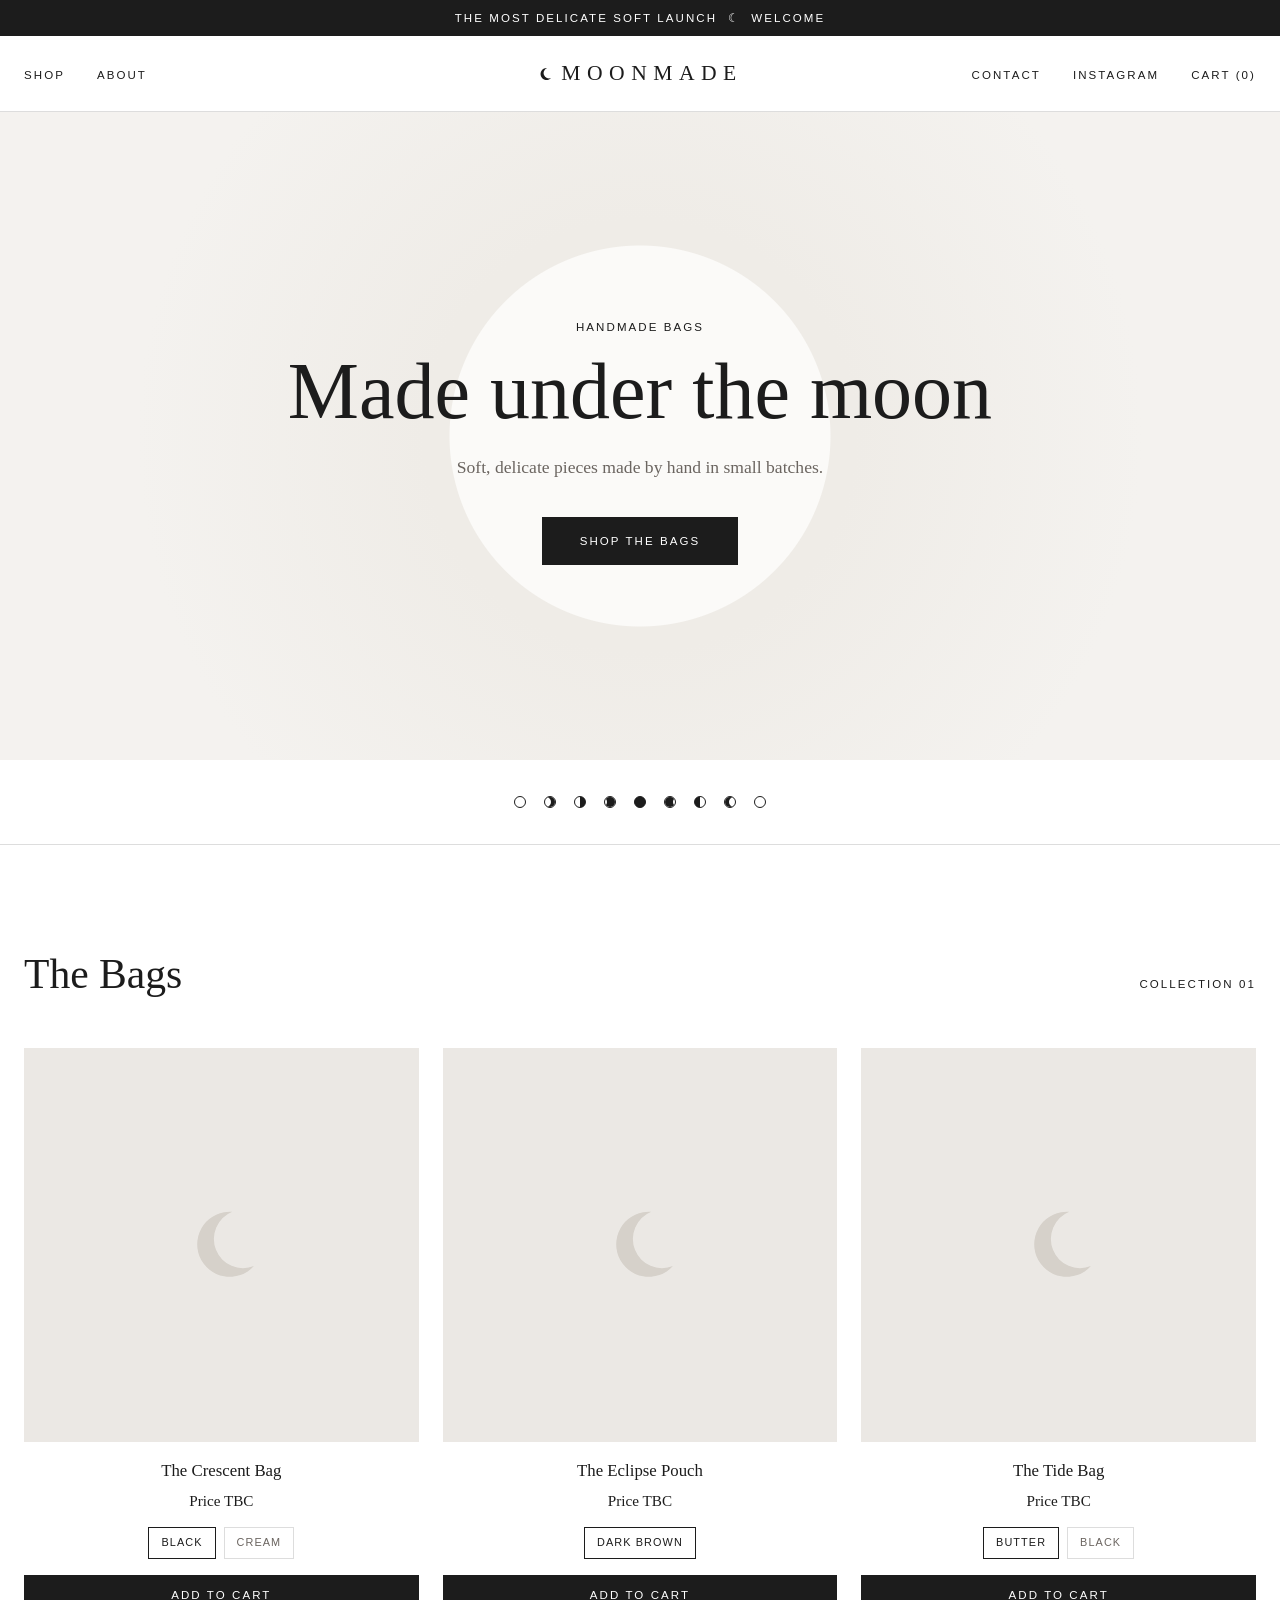
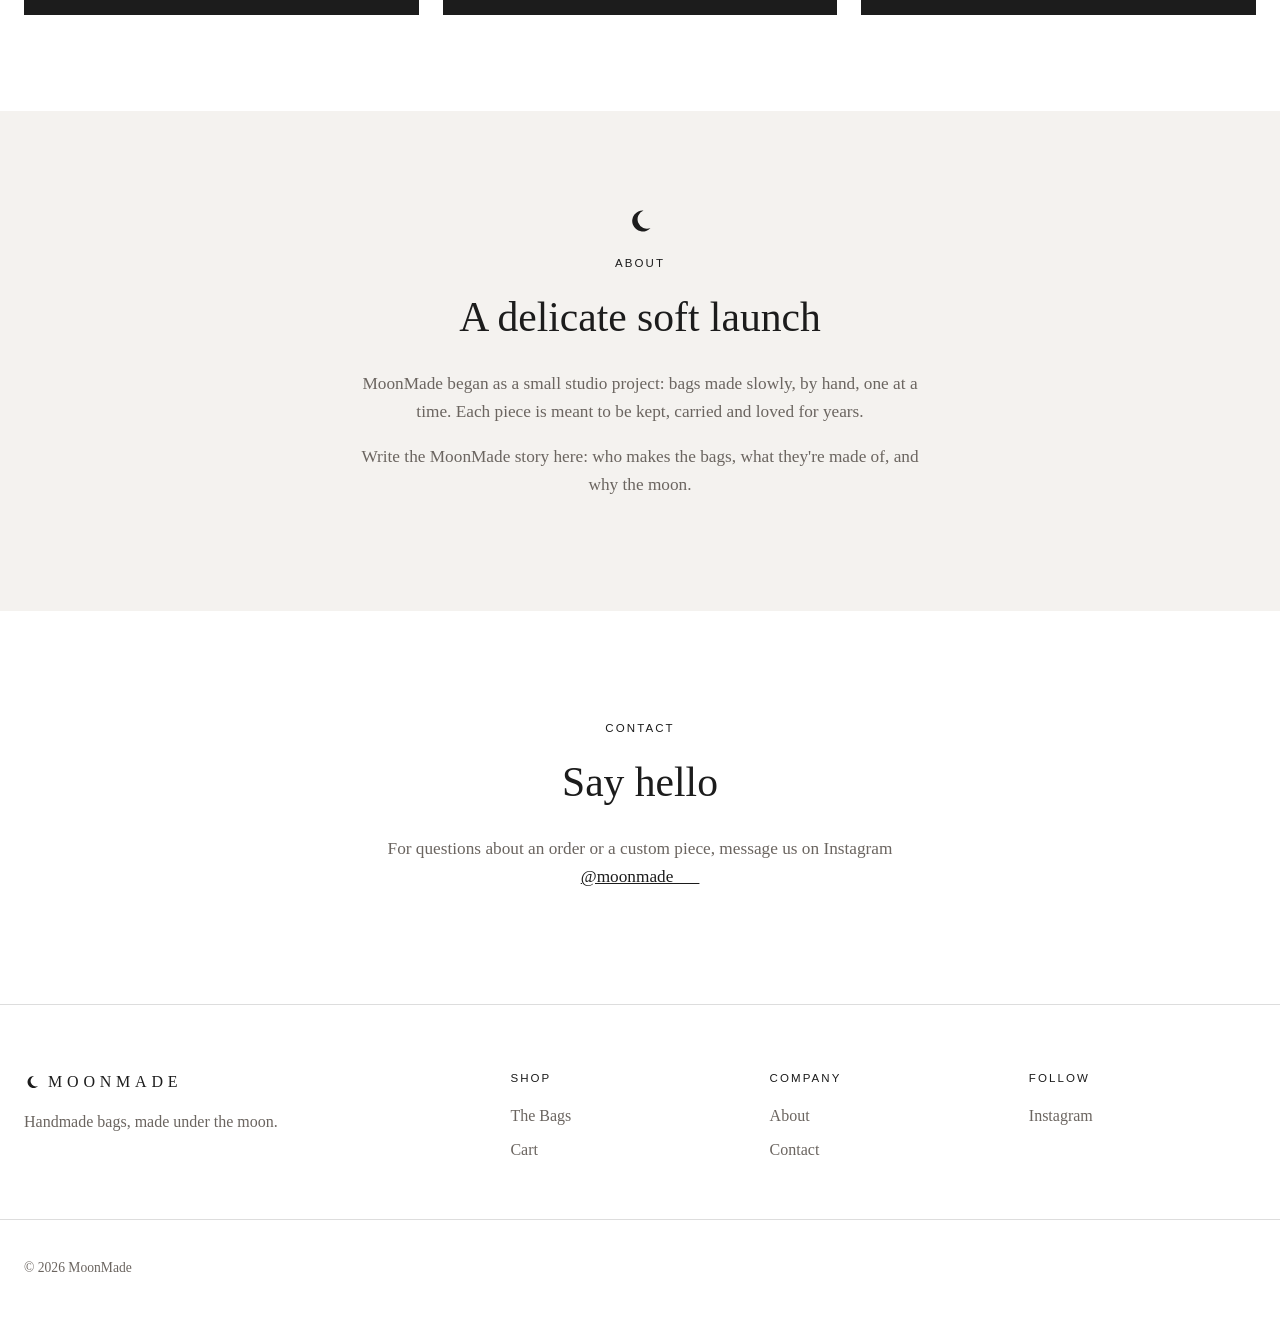
<file: index.html>
<!DOCTYPE html>
<html lang="en">
<head>
  <meta charset="UTF-8">
  <meta name="viewport" content="width=device-width, initial-scale=1.0">
  <title>MoonMade</title>
  <meta name="description" content="MoonMade — handmade bags. The most delicate soft launch.">
  <link rel="icon" href="data:image/svg+xml,<svg xmlns='http://www.w3.org/2000/svg' viewBox='0 0 32 32'><path d='M20 4a12 12 0 1 0 8 20A10 10 0 0 1 20 4z' fill='%231c1c1c'/></svg>">
  <link rel="stylesheet" href="style.css">
</head>
<body>
  <!-- Reusable crescent moon shape -->
  <svg width="0" height="0" style="position:absolute" aria-hidden="true">
    <symbol id="moon" viewBox="0 0 32 32"><path d="M20 4a12 12 0 1 0 8 20A10 10 0 0 1 20 4z"/></symbol>
  </svg>

  <div class="announcement">The most delicate soft launch &nbsp;☾&nbsp; Welcome</div>

  <header class="site-header">
    <div class="container nav">
      <nav class="nav-left">
        <a href="#shop">Shop</a>
        <a href="#about">About</a>
      </nav>
      <a href="#" class="logo" aria-label="MoonMade home">
        <svg class="logo-moon"><use href="#moon"/></svg>MOONMADE
      </a>
      <nav class="nav-right">
        <a href="#contact">Contact</a>
        <a href="https://www.instagram.com/moonmade___/" target="_blank" rel="noopener">Instagram</a>
        <a href="#" class="cart-link" data-cart-open>Cart (<span data-cart-count>0</span>)</a>
      </nav>
    </div>
  </header>

  <main>
    <section class="hero">
      <div class="hero-inner">
        <p class="eyebrow">Handmade bags</p>
        <h1>Made under the moon</h1>
        <p class="hero-text">Soft, delicate pieces made by hand in small batches.</p>
        <a href="#shop" class="button">Shop the bags</a>
      </div>
    </section>

    <!-- Moon phase divider -->
    <div class="phases" aria-hidden="true">
      <span class="phase p-new"></span>
      <span class="phase p-crescent"></span>
      <span class="phase p-half"></span>
      <span class="phase p-gibbous"></span>
      <span class="phase p-full"></span>
      <span class="phase p-gibbous r"></span>
      <span class="phase p-half r"></span>
      <span class="phase p-crescent r"></span>
      <span class="phase p-new"></span>
    </div>

    <section id="shop" class="section">
      <div class="container">
        <div class="section-head">
          <h2>The Bags</h2>
          <p class="eyebrow">Collection 01</p>
        </div>

        <!-- The bags are listed in products.js -->
        <div class="products" id="product-grid"></div>
      </div>
    </section>

    <section id="about" class="section alt">
      <div class="container about">
        <svg class="about-moon"><use href="#moon"/></svg>
        <p class="eyebrow">About</p>
        <h2>A delicate soft launch</h2>
        <p>MoonMade began as a small studio project: bags made slowly, by hand, one at a time. Each piece is meant to be kept, carried and loved for years.</p>
        <p>Write the MoonMade story here: who makes the bags, what they're made of, and why the moon.</p>
      </div>
    </section>

    <section id="contact" class="section">
      <div class="container contact">
        <p class="eyebrow">Contact</p>
        <h2>Say hello</h2>
        <p>For questions about an order or a custom piece, message us on Instagram<br>
          <a href="https://www.instagram.com/moonmade___/" target="_blank" rel="noopener">@moonmade___</a></p>
      </div>
    </section>
  </main>

  <footer class="site-footer">
    <div class="container footer-grid">
      <div>
        <a href="#" class="logo small"><svg class="logo-moon"><use href="#moon"/></svg>MOONMADE</a>
        <p class="footer-text">Handmade bags, made under the moon.</p>
      </div>
      <div>
        <h4>Shop</h4>
        <a href="#shop">The Bags</a>
        <a href="#" data-cart-open>Cart</a>
      </div>
      <div>
        <h4>Company</h4>
        <a href="#about">About</a>
        <a href="#contact">Contact</a>
      </div>
      <div>
        <h4>Follow</h4>
        <a href="https://www.instagram.com/moonmade___/" target="_blank" rel="noopener">Instagram</a>
      </div>
    </div>
    <div class="container footer-bottom">
      <p>&copy; <span id="year"></span> MoonMade</p>
    </div>
  </footer>

  <script src="products.js"></script>
  <script src="cart.js"></script>
  <script>document.getElementById('year').textContent = new Date().getFullYear();</script>
</body>
</html>
</file>
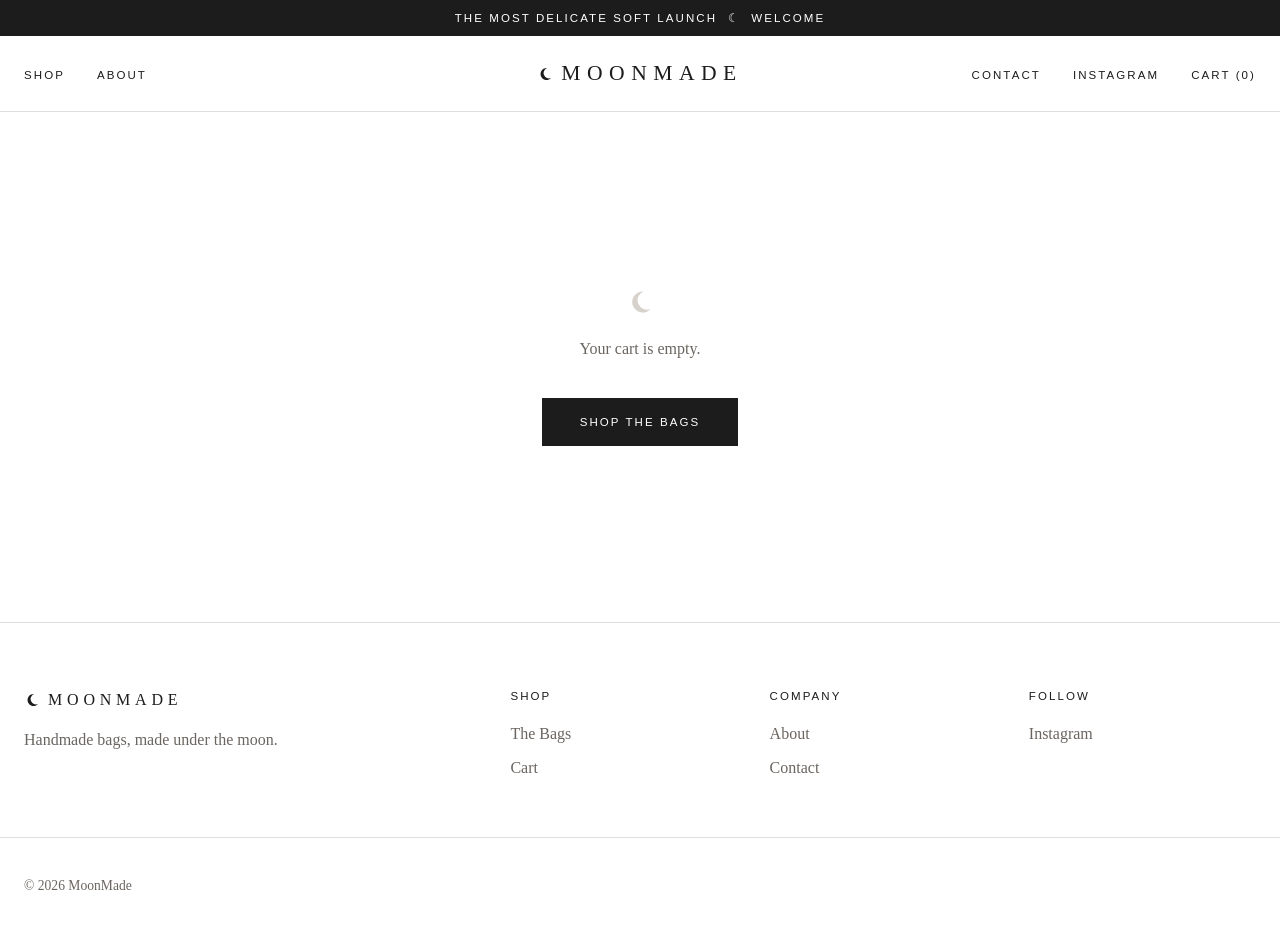
<file: checkout.html>
<!DOCTYPE html>
<html lang="en">
<head>
  <meta charset="UTF-8">
  <meta name="viewport" content="width=device-width, initial-scale=1.0">
  <title>Checkout — MoonMade</title>
  <meta name="description" content="Checkout — MoonMade handmade bags.">
  <link rel="icon" href="data:image/svg+xml,<svg xmlns='http://www.w3.org/2000/svg' viewBox='0 0 32 32'><path d='M20 4a12 12 0 1 0 8 20A10 10 0 0 1 20 4z' fill='%231c1c1c'/></svg>">
  <link rel="stylesheet" href="style.css">
</head>
<body>
  <!-- Reusable crescent moon shape -->
  <svg width="0" height="0" style="position:absolute" aria-hidden="true">
    <symbol id="moon" viewBox="0 0 32 32"><path d="M20 4a12 12 0 1 0 8 20A10 10 0 0 1 20 4z"/></symbol>
  </svg>

  <div class="announcement">The most delicate soft launch &nbsp;☾&nbsp; Welcome</div>

  <header class="site-header">
    <div class="container nav">
      <nav class="nav-left">
        <a href="index.html#shop">Shop</a>
        <a href="index.html#about">About</a>
      </nav>
      <a href="index.html" class="logo" aria-label="MoonMade home">
        <svg class="logo-moon"><use href="#moon"/></svg>MOONMADE
      </a>
      <nav class="nav-right">
        <a href="index.html#contact">Contact</a>
        <a href="https://www.instagram.com/moonmade___/" target="_blank" rel="noopener">Instagram</a>
        <a href="#" class="cart-link" data-cart-open>Cart (<span data-cart-count>0</span>)</a>
      </nav>
    </div>
  </header>

  <main>
    <section class="section">
      <div class="container checkout">
        <div class="order-head">
          <p class="eyebrow">Checkout</p>
          <h2>Complete your order</h2>
          <p class="order-intro">Once we receive your order we'll email you to confirm the details and arrange payment. Nothing is charged today.</p>
        </div>

        <div id="checkout-empty" class="cart-empty page" hidden>
          <svg><use href="#moon"/></svg>
          <p>Your cart is empty.</p>
          <a href="index.html#shop" class="button">Shop the bags</a>
        </div>

        <div class="checkout-grid" id="checkout-grid">
          <form id="order-form" class="order-form" novalidate>
            <fieldset>
              <legend>Your details</legend>
              <div class="field-row">
                <label class="field">
                  <span>Full name</span>
                  <input type="text" name="name" autocomplete="name" required>
                </label>
                <label class="field">
                  <span>Email</span>
                  <input type="email" name="email" autocomplete="email" required>
                </label>
              </div>
              <label class="field">
                <span>Phone <em>(optional)</em></span>
                <input type="tel" name="phone" autocomplete="tel">
              </label>
            </fieldset>

            <fieldset>
              <legend>Delivery</legend>
              <div class="choice-row">
                <label class="choice">
                  <input type="radio" name="delivery" value="Ship to me" checked>
                  <span>Ship to me</span>
                </label>
                <label class="choice">
                  <input type="radio" name="delivery" value="Local pickup">
                  <span>Local pickup</span>
                </label>
              </div>

              <div id="address-fields">
                <label class="field">
                  <span>Street address</span>
                  <input type="text" name="address" autocomplete="street-address" required>
                </label>
                <div class="field-row three">
                  <label class="field">
                    <span>City</span>
                    <input type="text" name="city" autocomplete="address-level2" required>
                  </label>
                  <label class="field">
                    <span>Province / State</span>
                    <input type="text" name="region" autocomplete="address-level1" required>
                  </label>
                  <label class="field">
                    <span>Postal code</span>
                    <input type="text" name="postal" autocomplete="postal-code" required>
                  </label>
                </div>
                <label class="field">
                  <span>Country</span>
                  <input type="text" name="country" autocomplete="country-name" value="Canada" required>
                </label>
              </div>
            </fieldset>

            <fieldset>
              <legend>Anything else?</legend>
              <label class="field">
                <span>Notes <em>(optional)</em></span>
                <textarea name="notes" rows="4" placeholder="Gift message, custom requests, questions…"></textarea>
              </label>
            </fieldset>

            <!-- Spam trap: hidden from people, bots fill it in -->
            <input type="text" name="_honey" class="honey" tabindex="-1" autocomplete="off" aria-hidden="true">

            <p id="form-error" class="form-error" role="alert" hidden></p>

            <button type="submit" class="button" id="submit-btn">Place order</button>
          </form>

          <aside class="order-summary" aria-label="Order summary">
            <p class="eyebrow">Order summary</p>
            <div id="summary-lines"></div>
            <div class="subtotal"><span class="eyebrow">Subtotal</span><span id="summary-subtotal"></span></div>
            <p class="drawer-note">Shipping is calculated and confirmed by email.</p>
            <button type="button" class="link-btn" data-cart-open>Edit cart</button>
          </aside>
        </div>

        <div id="order-success" class="order-success" hidden>
          <svg class="about-moon"><use href="#moon"/></svg>
          <h2>Thank you</h2>
          <p>Your order <strong id="order-ref"></strong> has been sent. We'll email you at <strong id="order-email"></strong> shortly to confirm and arrange payment.</p>
          <a href="index.html" class="button">Back to MoonMade</a>
        </div>
      </div>
    </section>
  </main>

  <footer class="site-footer">
    <div class="container footer-grid">
      <div>
        <a href="index.html" class="logo small"><svg class="logo-moon"><use href="#moon"/></svg>MOONMADE</a>
        <p class="footer-text">Handmade bags, made under the moon.</p>
      </div>
      <div>
        <h4>Shop</h4>
        <a href="index.html#shop">The Bags</a>
        <a href="#" data-cart-open>Cart</a>
      </div>
      <div>
        <h4>Company</h4>
        <a href="index.html#about">About</a>
        <a href="index.html#contact">Contact</a>
      </div>
      <div>
        <h4>Follow</h4>
        <a href="https://www.instagram.com/moonmade___/" target="_blank" rel="noopener">Instagram</a>
      </div>
    </div>
    <div class="container footer-bottom">
      <p>&copy; <span id="year"></span> MoonMade</p>
    </div>
  </footer>

  <script src="products.js"></script>
  <script src="cart.js"></script>
  <script>
    document.getElementById('year').textContent = new Date().getFullYear();

    const form = document.getElementById('order-form');
    const addressFields = document.getElementById('address-fields');
    const errorEl = document.getElementById('form-error');
    const submitBtn = document.getElementById('submit-btn');
    let orderPlaced = false;

    // ---- Order summary (follows the cart) ----
    function renderSummary() {
      if (orderPlaced) return;
      const empty = Cart.count() === 0;
      document.getElementById('checkout-empty').hidden = !empty;
      document.getElementById('checkout-grid').hidden = empty;
      document.querySelector('.order-head').hidden = empty;
      if (empty) return;

      document.getElementById('summary-lines').innerHTML = Cart.lines().map(line => `
        <div class="summary-line">
          <div class="summary-thumb">
            ${Cart.productImage(line.product, 'cart-thumb')}
            <span class="badge">${line.qty}</span>
          </div>
          <div>
            <p class="cart-line-name">${Cart.escape(line.product.name)}</p>
            <p class="variant">${Cart.escape(line.colour)}</p>
          </div>
          <p>${line.product.price > 0 ? Cart.formatPrice(line.product.price * line.qty) : 'TBC'}</p>
        </div>`).join('');
      document.getElementById('summary-subtotal').textContent = Cart.subtotalText();
    }
    document.addEventListener('cart:change', renderSummary);

    // ---- Delivery ----
    function updateDelivery() {
      const shipping = form.delivery.value === 'Ship to me';
      addressFields.hidden = !shipping;
      for (const input of addressFields.querySelectorAll('input')) input.required = shipping;
    }
    form.addEventListener('change', e => { if (e.target.name === 'delivery') updateDelivery(); });
    updateDelivery();

    // ---- Sending the order ----
    function showError(message) {
      errorEl.innerHTML = message;
      errorEl.hidden = false;
    }

    form.addEventListener('submit', async e => {
      e.preventDefault();
      errorEl.hidden = true;
      form.classList.add('submitted');

      if (!form.checkValidity()) {
        showError('Please fill in the highlighted fields.');
        form.querySelector(':invalid').focus();
        return;
      }
      if (form._honey.value) return; // bot
      if (Cart.count() === 0) return;

      if (!ORDER_EMAIL) {
        showError('Online ordering isn\'t switched on yet. Please message us on <a href="https://www.instagram.com/moonmade___/" target="_blank" rel="noopener">Instagram</a> to order.');
        return;
      }

      const ref = 'MM-' + Date.now().toString(36).toUpperCase().slice(-6);
      const data = Object.fromEntries(new FormData(form));
      delete data._honey;
      if (data.delivery !== 'Ship to me') {
        for (const k of ['address', 'city', 'region', 'postal', 'country']) delete data[k];
      }

      const itemsText = Cart.lines().map(l =>
        `${l.qty} × ${l.product.name} (${l.colour})` + (l.product.price > 0 ? ` — ${Cart.formatPrice(l.product.price * l.qty)}` : '')
      ).join('\n');

      const payload = {
        _subject: `New MoonMade order ${ref} (${Cart.count()} item${Cart.count() === 1 ? '' : 's'})`,
        _template: 'table',
        _captcha: 'false',
        order_reference: ref,
        items: itemsText,
        subtotal: Cart.subtotalText(),
        ...data,
      };

      submitBtn.disabled = true;
      submitBtn.textContent = 'Sending…';
      try {
        const res = await fetch('https://formsubmit.co/ajax/' + ORDER_EMAIL, {
          method: 'POST',
          headers: { 'Content-Type': 'application/json', Accept: 'application/json' },
          body: JSON.stringify(payload),
        });
        const result = await res.json().catch(() => ({}));
        if (!res.ok || String(result.success) === 'false') throw new Error(result.message || res.status);

        orderPlaced = true;
        Cart.clear();
        document.getElementById('order-ref').textContent = ref;
        document.getElementById('order-email').textContent = data.email;
        document.querySelector('.order-head').hidden = true;
        document.getElementById('checkout-grid').hidden = true;
        document.getElementById('checkout-empty').hidden = true;
        document.getElementById('order-success').hidden = false;
        window.scrollTo({ top: 0, behavior: 'smooth' });
      } catch (err) {
        showError('Sorry, something went wrong sending your order. Please try again, or message us on <a href="https://www.instagram.com/moonmade___/" target="_blank" rel="noopener">Instagram</a>.');
        submitBtn.disabled = false;
        submitBtn.textContent = 'Place order';
      }
    });
  </script>
</body>
</html>
</file>
<file: style.css>
/* ---- Brand colors & fonts: change these to restyle the whole site ---- */
:root {
  --color-bg: #ffffff;
  --color-alt-bg: #f4f2ef;
  --color-text: #1c1c1c;
  --color-muted: #6b6560;
  --color-border: #dddddd;
  --color-placeholder: #ebe8e4;
  --font-serif: "Times New Roman", Times, serif;
  --font-sans: "Helvetica Neue", Arial, sans-serif;
  --max-width: 1280px;
}

* { box-sizing: border-box; }
[hidden] { display: none !important; }
html { scroll-behavior: smooth; }

body {
  margin: 0;
  font-family: var(--font-serif);
  color: var(--color-text);
  background: var(--color-bg);
  line-height: 1.6;
  -webkit-font-smoothing: antialiased;
}

a { color: inherit; }
h1, h2, h3 { font-weight: 400; }

.container {
  max-width: var(--max-width);
  margin: 0 auto;
  padding: 0 24px;
}

/* Small uppercase labels */
.eyebrow,
.announcement,
nav a,
.button,
.site-footer h4 {
  font-family: var(--font-sans);
  font-size: 0.72rem;
  text-transform: uppercase;
  letter-spacing: 0.18em;
}

.announcement {
  background: var(--color-text);
  color: #fff;
  text-align: center;
  padding: 9px 16px;
}

/* ---- Header ---- */
.site-header {
  position: sticky;
  top: 0;
  z-index: 10;
  background: var(--color-bg);
  border-bottom: 1px solid var(--color-border);
}

.nav {
  display: grid;
  grid-template-columns: 1fr auto 1fr;
  align-items: center;
  padding-top: 20px;
  padding-bottom: 20px;
}
.nav-right { justify-self: end; }

nav a {
  text-decoration: none;
  margin-right: 28px;
}
.nav-right a { margin-right: 0; margin-left: 28px; }
nav a:hover { opacity: 0.6; }

.logo {
  display: inline-flex;
  align-items: center;
  gap: 8px;
  font-size: 1.35rem;
  letter-spacing: 0.3em;
  text-decoration: none;
}
.logo-moon { width: 16px; height: 16px; fill: currentColor; }
.logo.small { font-size: 1rem; }

/* ---- Hero ---- */
.hero {
  min-height: min(72vh, 680px);
  display: flex;
  align-items: center;
  justify-content: center;
  text-align: center;
  padding: 80px 24px;
  background:
    radial-gradient(circle at 50% 50%, #fbfaf8 0 190px, transparent 191px),
    radial-gradient(circle at 50% 50%, #efece7 0 30%, var(--color-alt-bg) 70%);
}
.hero h1 {
  font-size: clamp(2.6rem, 7vw, 5rem);
  line-height: 1.05;
  margin: 12px 0 20px;
}
.hero-text {
  color: var(--color-muted);
  font-size: 1.1rem;
  margin: 0 auto 36px;
  max-width: 420px;
}

.button {
  display: inline-block;
  padding: 15px 38px;
  background: var(--color-text);
  color: #fff;
  text-decoration: none;
  transition: opacity 0.2s;
}
.button:hover { opacity: 0.8; }

/* ---- Moon phases divider ---- */
.phases {
  display: flex;
  justify-content: center;
  gap: 18px;
  padding: 36px 16px;
  border-bottom: 1px solid var(--color-border);
}
.phase {
  width: 12px;
  height: 12px;
  border-radius: 50%;
  border: 1px solid var(--color-text);
}
.p-full { background: var(--color-text); }
.p-half { background: linear-gradient(90deg, transparent 50%, var(--color-text) 50%); }
.p-crescent { box-shadow: inset -4px 0 0 var(--color-text); }
.p-gibbous { box-shadow: inset -8px 0 0 var(--color-text); }
.p-half.r { background: linear-gradient(90deg, var(--color-text) 50%, transparent 50%); }
.p-crescent.r { box-shadow: inset 4px 0 0 var(--color-text); }
.p-gibbous.r { box-shadow: inset 8px 0 0 var(--color-text); }

/* ---- Sections ---- */
.section { padding: 96px 0; }
.section.alt { background: var(--color-alt-bg); }
.section h2 { font-size: clamp(1.8rem, 4vw, 2.6rem); margin: 8px 0 20px; }

.section-head {
  display: flex;
  justify-content: space-between;
  align-items: baseline;
  margin-bottom: 40px;
}
.section-head h2 { margin: 0; }

/* ---- Product grid ---- */
.products {
  display: grid;
  grid-template-columns: repeat(3, 1fr);
  gap: 48px 24px;
}
.product { text-decoration: none; display: block; }

.product-img {
  display: block;
  width: 100%;
  aspect-ratio: 1 / 1;
  object-fit: cover;
  background: var(--color-placeholder);
  transition: opacity 0.3s;
}
.product:hover .product-img { opacity: 0.85; }

.placeholder {
  display: flex;
  align-items: center;
  justify-content: center;
}
.placeholder svg { width: 22%; height: 22%; fill: #d6d1ca; }

.product-info { padding-top: 16px; text-align: center; }
.product-info h3 { font-size: 1.05rem; margin: 0 0 4px; }
.price { margin: 0; font-size: 0.95rem; }
.variant {
  margin: 4px 0 0;
  font-family: var(--font-sans);
  font-size: 0.72rem;
  color: var(--color-muted);
  letter-spacing: 0.08em;
}

.shop-note {
  text-align: center;
  margin-top: 64px;
  color: var(--color-muted);
}

/* ---- About & Contact ---- */
.about, .contact {
  max-width: 620px;
  text-align: center;
}
.about p:not(.eyebrow), .contact p:not(.eyebrow) { color: var(--color-muted); font-size: 1.08rem; }
.about-moon { width: 28px; height: 28px; fill: var(--color-text); }
.contact a { color: var(--color-text); }

/* ---- Order page ---- */
.checkout { max-width: 1100px; }
.order-head, .order-success { text-align: center; margin-bottom: 56px; }
.order-intro, .order-success p { color: var(--color-muted); font-size: 1.08rem; }

.order-form fieldset {
  border: 0;
  border-top: 1px solid var(--color-border);
  margin: 0 0 40px;
  padding: 28px 0 0;
}
.order-form legend {
  font-family: var(--font-sans);
  font-size: 0.72rem;
  text-transform: uppercase;
  letter-spacing: 0.18em;
  padding-right: 16px;
}

.field { display: block; margin-bottom: 22px; }
.field > span {
  display: block;
  margin-bottom: 8px;
  font-family: var(--font-sans);
  font-size: 0.7rem;
  text-transform: uppercase;
  letter-spacing: 0.14em;
  color: var(--color-muted);
}
.field em { font-style: normal; text-transform: none; letter-spacing: 0; }

.field input,
.field select,
.field textarea {
  width: 100%;
  padding: 13px 14px;
  font: inherit;
  font-size: 1rem;
  color: var(--color-text);
  background: var(--color-bg);
  border: 1px solid var(--color-border);
  border-radius: 0;
  appearance: none;
  -webkit-appearance: none;
}
.field select {
  background-image: url("data:image/svg+xml,<svg xmlns='http://www.w3.org/2000/svg' width='10' height='6'><path d='M0 0l5 6 5-6z' fill='%231c1c1c'/></svg>");
  background-repeat: no-repeat;
  background-position: right 14px center;
  padding-right: 36px;
}
.field textarea { resize: vertical; }
.field input:focus,
.field select:focus,
.field textarea:focus {
  outline: none;
  border-color: var(--color-text);
}
.submitted .field :invalid { border-color: #a4413a; }

.field-row { display: grid; grid-template-columns: 1fr 1fr; gap: 0 20px; }
.field-row.three { grid-template-columns: 2fr 1.5fr 1fr; }

.choice-row { display: flex; gap: 12px; margin-bottom: 24px; flex-wrap: wrap; }
.choice { cursor: pointer; }
.choice input { position: absolute; opacity: 0; }
.choice span {
  display: inline-block;
  padding: 12px 22px;
  border: 1px solid var(--color-border);
  font-family: var(--font-sans);
  font-size: 0.72rem;
  text-transform: uppercase;
  letter-spacing: 0.14em;
}
.choice input:checked + span { border-color: var(--color-text); background: var(--color-text); color: #fff; }
.choice input:focus-visible + span { outline: 2px solid var(--color-text); outline-offset: 2px; }

.honey { position: absolute; left: -9999px; }

.form-error { color: #a4413a; margin: 0 0 20px; }
.order-form .button { width: 100%; }
.order-form .button:disabled { opacity: 0.5; cursor: wait; }

/* ---- Buttons without a box ---- */
button.button { border: 0; cursor: pointer; font-size: 0.72rem; }
.link-btn {
  background: none;
  border: 0;
  padding: 0;
  cursor: pointer;
  font: inherit;
  font-size: 0.85rem;
  color: var(--color-muted);
  text-decoration: underline;
  text-underline-offset: 3px;
}
.link-btn:hover { color: var(--color-text); }
nav a.cart-link { color: var(--color-text); }

/* ---- Product colour options + add to cart ---- */
.swatches {
  display: flex;
  justify-content: center;
  flex-wrap: wrap;
  gap: 8px;
  margin: 14px 0 16px;
}
.swatch { cursor: pointer; }
.swatch input { position: absolute; opacity: 0; }
.swatch span {
  display: inline-block;
  padding: 6px 12px;
  border: 1px solid var(--color-border);
  font-family: var(--font-sans);
  font-size: 0.68rem;
  letter-spacing: 0.1em;
  text-transform: uppercase;
  color: var(--color-muted);
}
.swatch input:checked + span { border-color: var(--color-text); color: var(--color-text); }
.swatch input:focus-visible + span { outline: 2px solid var(--color-text); outline-offset: 2px; }
.add-btn { width: 100%; padding: 14px 20px; }

/* ---- Cart drawer ---- */
.drawer-overlay {
  position: fixed;
  inset: 0;
  z-index: 50;
  background: rgba(28, 28, 28, 0.35);
  opacity: 0;
  visibility: hidden;
  transition: opacity 0.3s, visibility 0.3s;
}
.cart-drawer {
  position: fixed;
  top: 0;
  right: 0;
  bottom: 0;
  z-index: 51;
  width: min(420px, 100%);
  display: flex;
  flex-direction: column;
  background: var(--color-bg);
  transform: translateX(100%);
  visibility: hidden;
  transition: transform 0.35s ease, visibility 0.35s;
}
.cart-open { overflow: hidden; }
.cart-open .drawer-overlay { opacity: 1; visibility: visible; }
.cart-open .cart-drawer { transform: none; visibility: visible; }

.drawer-head {
  display: flex;
  justify-content: space-between;
  align-items: center;
  padding: 20px 24px;
  border-bottom: 1px solid var(--color-border);
}
.drawer-head .eyebrow { margin: 0; }
.drawer-close {
  background: none;
  border: 0;
  font-size: 1.8rem;
  line-height: 1;
  cursor: pointer;
  color: var(--color-text);
}
.drawer-body { flex: 1; overflow-y: auto; padding: 0 24px; }
.drawer-foot { padding: 24px; border-top: 1px solid var(--color-border); }
.drawer-foot .button { display: block; text-align: center; }
.drawer-note { color: var(--color-muted); font-size: 0.85rem; margin: 6px 0 20px; }

.subtotal {
  display: flex;
  justify-content: space-between;
  align-items: baseline;
  font-size: 1.1rem;
}

.cart-line {
  display: grid;
  grid-template-columns: 80px 1fr auto;
  gap: 16px;
  padding: 20px 0;
  border-bottom: 1px solid var(--color-border);
}
.cart-thumb {
  display: block;
  width: 80px;
  aspect-ratio: 1 / 1;
  object-fit: cover;
  background: var(--color-placeholder);
}
.cart-thumb.placeholder { display: flex; }
.cart-thumb.placeholder svg { width: 30%; height: 30%; fill: #d6d1ca; }
.cart-line p { margin: 0; }
.cart-line-name { font-size: 1rem; }
.cart-line-end { display: flex; flex-direction: column; align-items: flex-end; justify-content: space-between; }

.qty {
  display: inline-flex;
  align-items: center;
  margin-top: 10px;
  border: 1px solid var(--color-border);
}
.qty button {
  width: 30px;
  height: 30px;
  background: none;
  border: 0;
  cursor: pointer;
  font-size: 1rem;
  color: var(--color-text);
}
.qty span { min-width: 24px; text-align: center; font-size: 0.9rem; }

.cart-empty {
  display: flex;
  flex-direction: column;
  align-items: center;
  gap: 4px;
  padding: 80px 0;
  color: var(--color-muted);
}
.cart-empty svg { width: 28px; height: 28px; fill: #d6d1ca; }
.cart-empty.page .button { margin-top: 16px; }

/* ---- Checkout ---- */
.checkout-grid {
  display: grid;
  grid-template-columns: 1fr 380px;
  gap: 64px;
  align-items: start;
}
.order-summary {
  position: sticky;
  top: 110px;
  background: var(--color-alt-bg);
  padding: 28px;
}
.order-summary > .eyebrow { margin: 0 0 8px; }
.order-summary .subtotal { padding-top: 20px; }
.summary-line {
  display: grid;
  grid-template-columns: 64px 1fr auto;
  gap: 14px;
  align-items: center;
  padding: 14px 0;
  border-bottom: 1px solid var(--color-border);
}
.summary-line p { margin: 0; }
.summary-thumb { position: relative; }
.summary-thumb .cart-thumb { width: 64px; }
.badge {
  position: absolute;
  top: -8px;
  right: -8px;
  min-width: 20px;
  height: 20px;
  padding: 0 5px;
  border-radius: 10px;
  background: var(--color-text);
  color: #fff;
  font-family: var(--font-sans);
  font-size: 0.7rem;
  line-height: 20px;
  text-align: center;
}

/* ---- Footer ---- */
.site-footer {
  border-top: 1px solid var(--color-border);
  padding: 64px 0 24px;
}
.footer-grid {
  display: grid;
  grid-template-columns: 2fr 1fr 1fr 1fr;
  gap: 32px;
}
.site-footer h4 { margin: 0 0 16px; font-weight: 400; }
.site-footer a:not(.logo) {
  display: block;
  text-decoration: none;
  color: var(--color-muted);
  margin-bottom: 8px;
}
.site-footer a:hover { color: var(--color-text); }
.footer-text { color: var(--color-muted); margin-top: 12px; }
.footer-bottom {
  margin-top: 48px;
  padding-top: 24px;
  border-top: 1px solid var(--color-border);
  font-size: 0.85rem;
  color: var(--color-muted);
}

/* ---- Mobile ---- */
@media (max-width: 800px) {
  .products { grid-template-columns: repeat(2, 1fr); gap: 36px 16px; }
  .footer-grid { grid-template-columns: 1fr 1fr; }
  .checkout-grid { grid-template-columns: 1fr; gap: 40px; }
  .order-summary { position: static; order: -1; }
}
@media (max-width: 600px) {
  .nav { grid-template-columns: 1fr; justify-items: center; gap: 14px; }
  .logo { order: -1; }
  .nav-right { justify-self: center; }
  nav a { margin: 0 12px; }
  .nav-right a { margin: 0 12px; }
  .section { padding: 64px 0; }
  .section-head { flex-direction: column; gap: 4px; }
  .phases { gap: 10px; }
  .field-row, .field-row.three { grid-template-columns: 1fr; }
}
</file>
